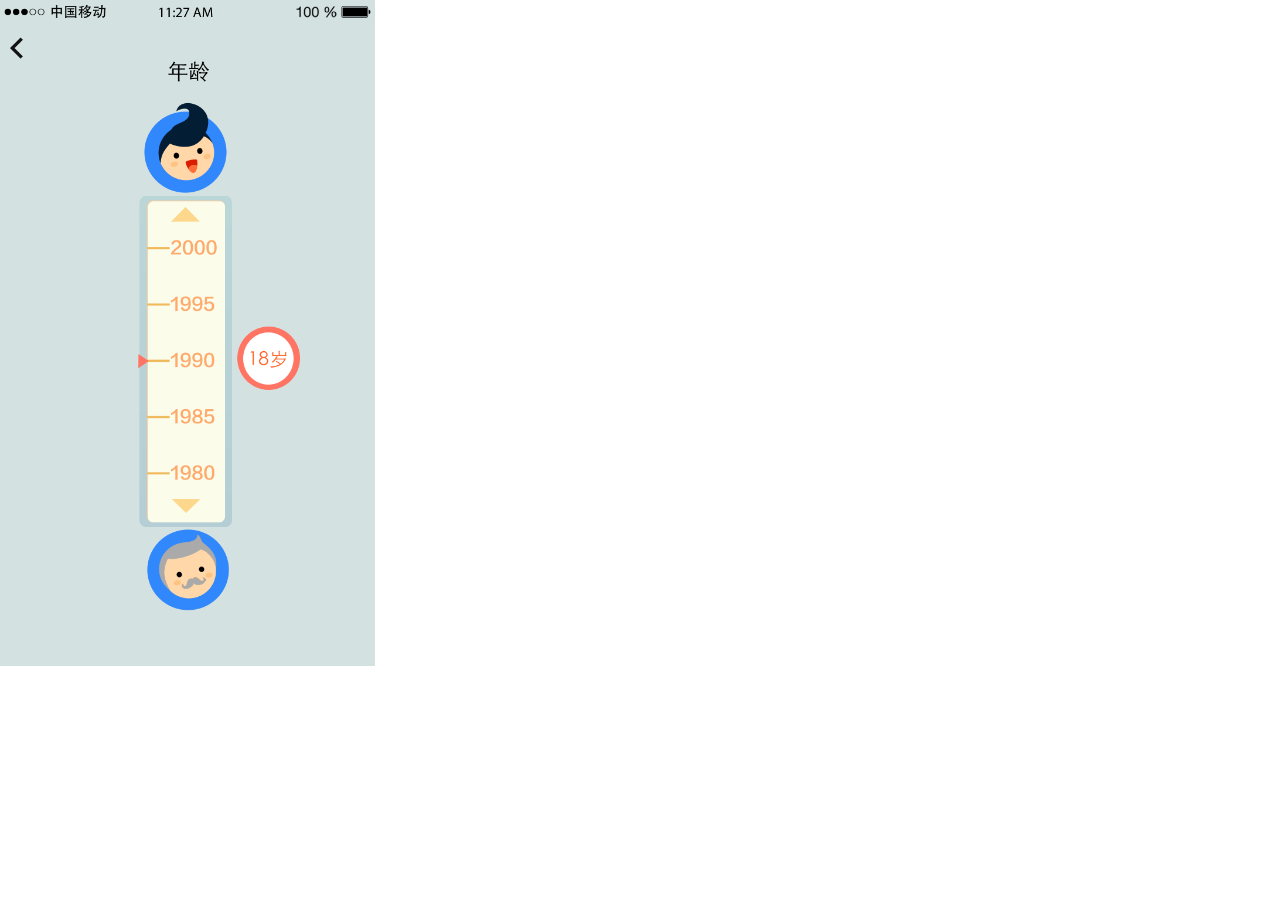
<file: index.html>
﻿<!DOCTYPE html>
<html>
  <head>
    <title>index</title>
    <meta http-equiv="X-UA-Compatible" content="IE=edge"/>
    <meta http-equiv="content-type" content="text/html; charset=utf-8"/>
    <meta name="viewport" content="width=device-width, height=device-height, initial-scale=1.0, maximum-scale=1.0"/>
    <meta name="apple-mobile-web-app-capable" content="yes"/>
    <meta name="apple-mobile-web-app-status-bar-style" content="black"/>
    <link href="data/apple-touch-icon.png" rel="apple-touch-icon"/>
    <link href="resources/css/jquery-ui-themes.css" type="text/css" rel="stylesheet"/>
    <link href="resources/css/axure_rp_page.css" type="text/css" rel="stylesheet"/>
    <link href="data/styles.css" type="text/css" rel="stylesheet"/>
    <link href="files/index/styles.css" type="text/css" rel="stylesheet"/>
    <script src="resources/scripts/jquery-1.7.1.min.js"></script>
    <script src="resources/scripts/jquery-ui-1.8.10.custom.min.js"></script>
    <script src="resources/scripts/axure/axQuery.js"></script>
    <script src="resources/scripts/axure/globals.js"></script>
    <script src="resources/scripts/axutils.js"></script>
    <script src="resources/scripts/axure/annotation.js"></script>
    <script src="resources/scripts/axure/axQuery.std.js"></script>
    <script src="resources/scripts/axure/doc.js"></script>
    <script src="data/document.js"></script>
    <script src="resources/scripts/messagecenter.js"></script>
    <script src="resources/scripts/axure/events.js"></script>
    <script src="resources/scripts/axure/recording.js"></script>
    <script src="resources/scripts/axure/action.js"></script>
    <script src="resources/scripts/axure/expr.js"></script>
    <script src="resources/scripts/axure/geometry.js"></script>
    <script src="resources/scripts/axure/flyout.js"></script>
    <script src="resources/scripts/axure/ie.js"></script>
    <script src="resources/scripts/axure/model.js"></script>
    <script src="resources/scripts/axure/repeater.js"></script>
    <script src="resources/scripts/axure/sto.js"></script>
    <script src="resources/scripts/axure/utils.temp.js"></script>
    <script src="resources/scripts/axure/variables.js"></script>
    <script src="resources/scripts/axure/drag.js"></script>
    <script src="resources/scripts/axure/move.js"></script>
    <script src="resources/scripts/axure/visibility.js"></script>
    <script src="resources/scripts/axure/style.js"></script>
    <script src="resources/scripts/axure/adaptive.js"></script>
    <script src="resources/scripts/axure/tree.js"></script>
    <script src="resources/scripts/axure/init.temp.js"></script>
    <script src="files/index/data.js"></script>
    <script src="resources/scripts/axure/legacy.js"></script>
    <script src="resources/scripts/axure/viewer.js"></script>
    <script src="resources/scripts/axure/math.js"></script>
    <script type="text/javascript">
      $axure.utils.getTransparentGifPath = function() { return 'resources/images/transparent.gif'; };
      $axure.utils.getOtherPath = function() { return 'resources/Other.html'; };
      $axure.utils.getReloadPath = function() { return 'resources/reload.html'; };
    </script>
  </head>
  <body>
    <div id="base" class="">

      <!-- bg (动态面板) -->
      <div id="u10" class="ax_default" data-label="bg">
        <div id="u10_state0" class="panel_state" data-label="State1">
          <div id="u10_state0_content" class="panel_state_content">

            <!-- 首页 (图片) -->
            <div id="u11" class="ax_default image" data-label="首页">
              <img id="u11_img" class="img " src="images/page1/首页_u1.png"/>
              <!-- Unnamed () -->
              <div id="u12" class="text" style="display: none; visibility: hidden">
                <p><span></span></p>
              </div>
            </div>
          </div>
        </div>
      </div>

      <!-- 侧边栏 (动态面板) -->
      <div id="u13" class="ax_default" data-label="侧边栏">
        <div id="u13_state0" class="panel_state" data-label="State1">
          <div id="u13_state0_content" class="panel_state_content">

            <!-- Unnamed (矩形) -->
            <div id="u14" class="ax_default box_3 ax_default_hidden" style="display: none; visibility: hidden">
              <div id="u14_div" class=""></div>
              <!-- Unnamed () -->
              <div id="u15" class="text" style="display: none; visibility: hidden">
                <p><span></span></p>
              </div>
            </div>
          </div>
        </div>
        <div id="u13_state1" class="panel_state" data-label="State2" style="display: none; visibility: hidden;">
          <div id="u13_state1_content" class="panel_state_content">

            <!-- 汉堡 (矩形) -->
            <div id="u16" class="ax_default box_3" data-label="汉堡">
              <div id="u16_div" class=""></div>
              <!-- Unnamed () -->
              <div id="u17" class="text" style="display: none; visibility: hidden">
                <p><span></span></p>
              </div>
            </div>

            <!-- Unnamed (矩形) -->
            <div id="u18" class="ax_default button">
              <div id="u18_div" class=""></div>
              <!-- Unnamed () -->
              <div id="u19" class="text" style="visibility: visible;">
                <p><span>返回</span></p>
              </div>
            </div>
          </div>
        </div>
      </div>

      <!-- Unnamed (热区) -->
      <div id="u20" class="ax_default">
      </div>
    </div>
  </body>
</html>
</file>
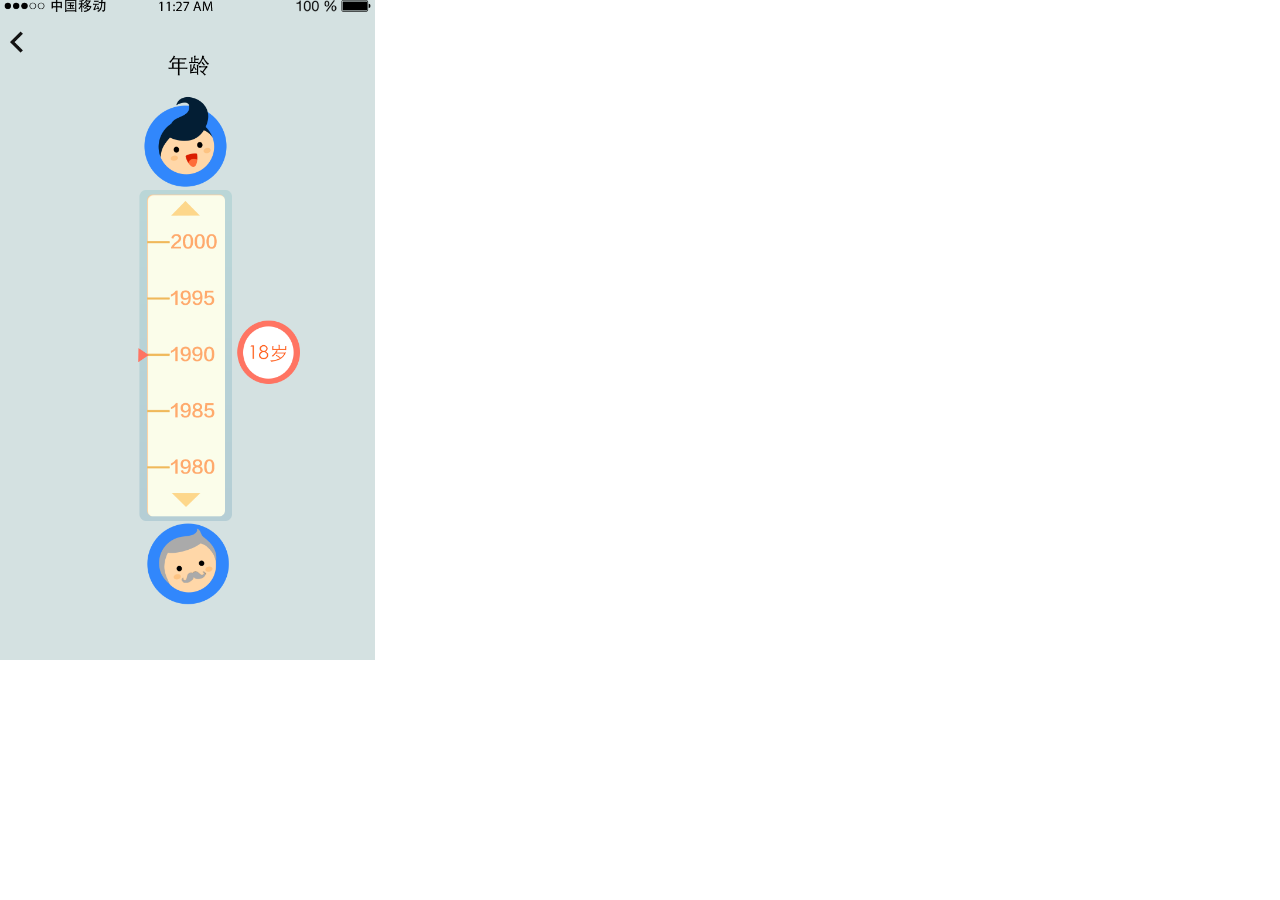
<file: page1.html>
﻿<!DOCTYPE html>
<html>
  <head>
    <title>page1</title>
    <meta http-equiv="X-UA-Compatible" content="IE=edge"/>
    <meta http-equiv="content-type" content="text/html; charset=utf-8"/>
    <meta name="viewport" content="width=device-width, height=device-height, initial-scale=1.0, maximum-scale=1.0"/>
    <meta name="apple-mobile-web-app-capable" content="yes"/>
    <meta name="apple-mobile-web-app-status-bar-style" content="black"/>
    <link href="data/apple-touch-icon.png" rel="apple-touch-icon"/>
    <link href="resources/css/jquery-ui-themes.css" type="text/css" rel="stylesheet"/>
    <link href="resources/css/axure_rp_page.css" type="text/css" rel="stylesheet"/>
    <link href="data/styles.css" type="text/css" rel="stylesheet"/>
    <link href="files/page1/styles.css" type="text/css" rel="stylesheet"/>
    <script src="resources/scripts/jquery-1.7.1.min.js"></script>
    <script src="resources/scripts/jquery-ui-1.8.10.custom.min.js"></script>
    <script src="resources/scripts/axure/axQuery.js"></script>
    <script src="resources/scripts/axure/globals.js"></script>
    <script src="resources/scripts/axutils.js"></script>
    <script src="resources/scripts/axure/annotation.js"></script>
    <script src="resources/scripts/axure/axQuery.std.js"></script>
    <script src="resources/scripts/axure/doc.js"></script>
    <script src="data/document.js"></script>
    <script src="resources/scripts/messagecenter.js"></script>
    <script src="resources/scripts/axure/events.js"></script>
    <script src="resources/scripts/axure/recording.js"></script>
    <script src="resources/scripts/axure/action.js"></script>
    <script src="resources/scripts/axure/expr.js"></script>
    <script src="resources/scripts/axure/geometry.js"></script>
    <script src="resources/scripts/axure/flyout.js"></script>
    <script src="resources/scripts/axure/ie.js"></script>
    <script src="resources/scripts/axure/model.js"></script>
    <script src="resources/scripts/axure/repeater.js"></script>
    <script src="resources/scripts/axure/sto.js"></script>
    <script src="resources/scripts/axure/utils.temp.js"></script>
    <script src="resources/scripts/axure/variables.js"></script>
    <script src="resources/scripts/axure/drag.js"></script>
    <script src="resources/scripts/axure/move.js"></script>
    <script src="resources/scripts/axure/visibility.js"></script>
    <script src="resources/scripts/axure/style.js"></script>
    <script src="resources/scripts/axure/adaptive.js"></script>
    <script src="resources/scripts/axure/tree.js"></script>
    <script src="resources/scripts/axure/init.temp.js"></script>
    <script src="files/page1/data.js"></script>
    <script src="resources/scripts/axure/legacy.js"></script>
    <script src="resources/scripts/axure/viewer.js"></script>
    <script src="resources/scripts/axure/math.js"></script>
    <script type="text/javascript">
      $axure.utils.getTransparentGifPath = function() { return 'resources/images/transparent.gif'; };
      $axure.utils.getOtherPath = function() { return 'resources/Other.html'; };
      $axure.utils.getReloadPath = function() { return 'resources/reload.html'; };
    </script>
  </head>
  <body>
    <div id="base" class="">

      <!-- 侧边栏2 (动态面板) -->
      <div id="u0" class="ax_default" data-label="侧边栏2">
        <div id="u0_state0" class="panel_state" data-label="State1">
          <div id="u0_state0_content" class="panel_state_content">

            <!-- 首页 (图片) -->
            <div id="u1" class="ax_default image" data-label="首页">
              <img id="u1_img" class="img " src="images/page1/首页_u1.png"/>
              <!-- Unnamed () -->
              <div id="u2" class="text" style="display: none; visibility: hidden">
                <p><span></span></p>
              </div>
            </div>
          </div>
        </div>
        <div id="u0_state1" class="panel_state" data-label="State2" style="display: none; visibility: hidden;">
          <div id="u0_state1_content" class="panel_state_content">

            <!-- bg (动态面板) -->
            <div id="u3" class="ax_default" data-label="bg">
              <div id="u3_state0" class="panel_state" data-label="State1">
                <div id="u3_state0_content" class="panel_state_content">

                  <!-- 首页 (图片) -->
                  <div id="u4" class="ax_default image" data-label="首页">
                    <img id="u4_img" class="img " src="images/page1/首页_u1.png"/>
                    <!-- Unnamed () -->
                    <div id="u5" class="text" style="display: none; visibility: hidden">
                      <p><span></span></p>
                    </div>
                  </div>
                </div>
              </div>
            </div>

            <!-- Unnamed (矩形) -->
            <div id="u6" class="ax_default box_3">
              <div id="u6_div" class=""></div>
              <!-- Unnamed () -->
              <div id="u7" class="text" style="display: none; visibility: hidden">
                <p><span></span></p>
              </div>
            </div>

            <!-- Unnamed (热区) -->
            <div id="u8" class="ax_default">
            </div>
          </div>
        </div>
      </div>

      <!-- Unnamed (热区) -->
      <div id="u9" class="ax_default">
      </div>
    </div>
  </body>
</html>
</file>
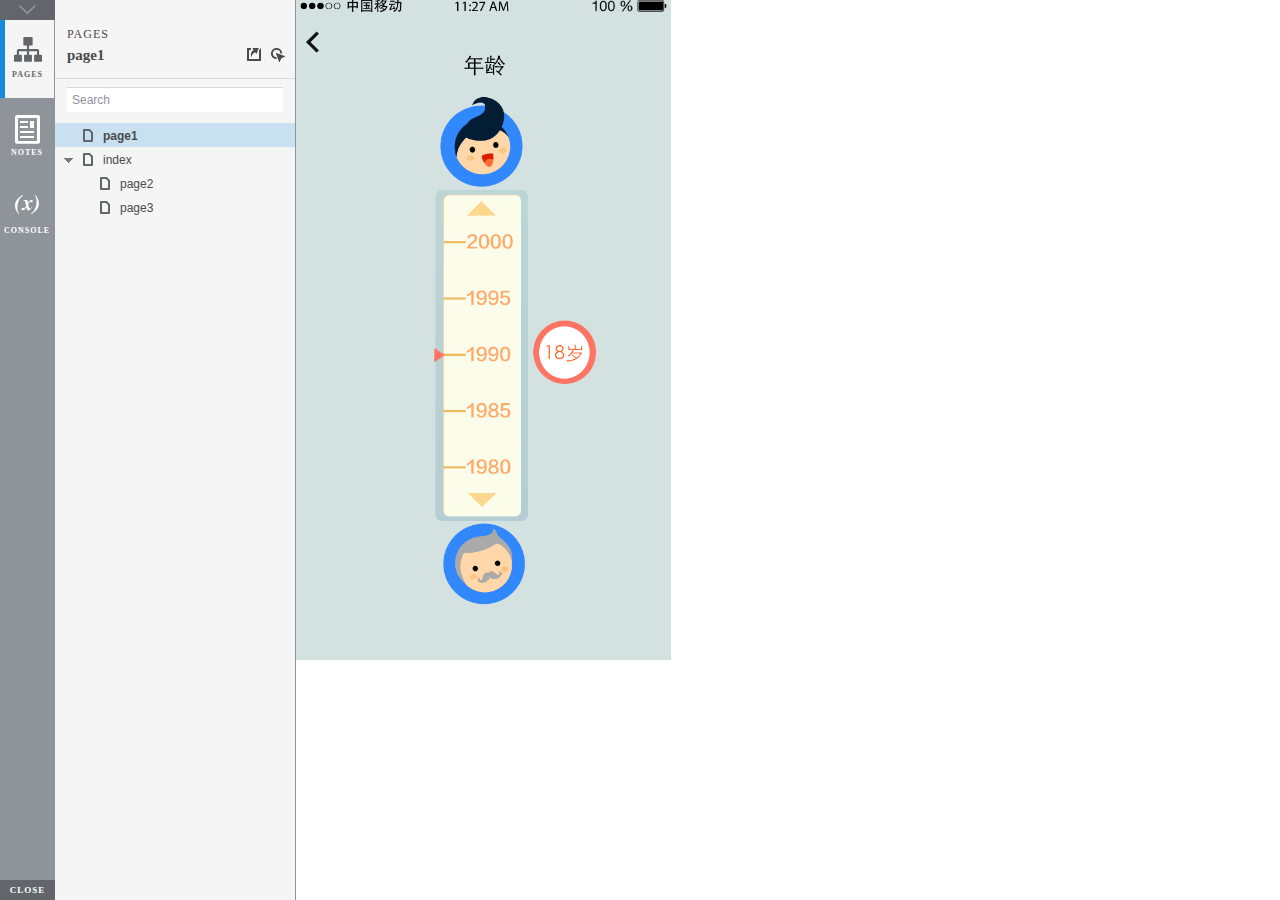
<file: start.html>
﻿<!DOCTYPE html>
<html xmlns="http://www.w3.org/1999/xhtml" xml:lang="en" lang="en">
<head>
    <title>Untitled Document</title>
    <meta http-equiv="X-UA-Compatible" content="IE=edge"/>
    <meta http-equiv="content-type" content="text/html; charset=utf-8" />
    <meta name="viewport" content="width=device-width, initial-scale=1.0" />
    <meta name="apple-mobile-web-app-capable" content="yes" />
    <link type="text/css" href="resources/css/reset.css" rel="Stylesheet" />
    <link type="text/css" href="resources/css/default.css" rel="Stylesheet" />
    <!--<link href='https://fonts.googleapis.com/css?family=Nunito:300' rel='stylesheet' type='text/css'>-->

    <script type="text/javascript">
        if (location.href.toString().indexOf('file://localhost/') == 0) {
            location.href = location.href.toString().replace('file://localhost/', 'file:///');
        }
    </script>

    <script type="text/javascript" src="resources/scripts/jquery-1.7.1.min.js"></script>
    <script type="text/javascript" src="resources/scripts/player/splitter.js"></script>
    <script type="text/javascript" src="resources/scripts/axutils.js"></script>
    <script type="text/javascript" src="resources/scripts/player/axplayer.js"></script>
    <script type="text/javascript" src="resources/scripts/messagecenter.js"></script>
    <script type="text/javascript" src="data/document.js"></script>
    <style type="text/css">

#outerContainer {
	width:1000px;
	height:1500px;
}

.vsplitbar {
    width: 3px;
    /*background: #B9B9B9;*/
    border-right: 1px solid #8f949a;
}

.vsplitbar:hover, .vsplitbar.active {
    background: #8f949a;
}

#rightPanel {
    background-color: White;
}

/*#leftPanel {
    min-width: 120px;
}*/

.splitterMask {
   position:absolute;
   top: 0;
   left: 0;
   width: 100%;
   height: 100%;
   overflow: hidden;
   background-image: url(resources/images/transparent.gif);
   z-index: 20000;
}

    </style>
    <script type="text/javascript" language="JavaScript"><!--
        var SITEMAP_COLLAPSE_VAR_NAME = 'c';
        var PLUGIN_VAR_NAME = 'g';
        var FOOTNOTES_VAR_NAME = 'fn';
        var ADAPTIVE_VIEW_VAR_NAME = 'view';
        var lastLeftPanelWidth = 295;
        var toolBarOnly = true;

        // isolate scope
        (function() {
            setUpController();
            
            var configuration = $axure.document.configuration;
            var _settings = {};
            _settings.projectId = configuration.prototypeId;
            _settings.isAxshare = configuration.isAxshare;
            _settings.loadFeedbackPlugin = configuration.loadFeedbackPlugin;
            var cHash = getHashStringVar(SITEMAP_COLLAPSE_VAR_NAME);
            _settings.startCollapsed = cHash == "1";
            if(cHash == "2") closePlayer();
            var gHash = getHashStringVar(PLUGIN_VAR_NAME);
            if(gHash == "") gHash = 1;
            _settings.startPluginGid = gHash;

            $axure.player.settings = _settings;

            $(window).bind('load', function() {
                if(CHROME_5_LOCAL && !$('body').attr('pluginDetected')) {
                    window.location = 'resources/chrome/chrome.html';
                }
            });

            $(document).ready(function() {
                $axure.page.bind('load.start', mainFrame_onload);
                $axure.messageCenter.addMessageListener(messageCenter_message);

                $(document).on('pluginShown', function (event, data) {
                    setVarInCurrentUrlHash('g', data ? data : '');
                });

                $(document).on('pluginCreated', function(event, data) {
                    if($axure.player.settings.startPluginGid == data) {
                        $axure.player.showPlugin(data);
                    }
                });

                if($axure.player.settings.loadFeedbackPlugin) {
                    if($axure.player.settings.isAxshare) {
                        $axure.utils.loadJS('/Scripts/plugins/feedback/feedback8.js');
                    } else {
                        $axure.utils.loadJS('http://share.axure.com/Scripts/plugins/feedback/feedback8.js');
                    }
                }

                if(navigator.userAgent.indexOf("MSIE") >= 0) $('#outerContainer').width('100%');
                initialize();
                if($axure.player.settings.startCollapsed) $('#outerContainer').splitter({ sizeLeft: 0 });
                else $('#outerContainer').splitter({ sizeLeft: lastLeftPanelWidth });
                $('#leftPanel').width(lastLeftPanelWidth);
                
                $(window).resize(function() { resizeContent(); });

                $('#maximizePanelContainer').hide();

                initializeLogo();

                $(window).resize();
                resizeContent();
                
                $axure.player.collapseToBar();

                if($axure.player.settings.startCollapsed) {
                    collapse();
                    $('#leftPanel').width(0);
                }

                if(MOBILE_DEVICE) {
                    $('#interfaceControlFrameMinimizeContainer').height('45px');
                    $('#interfaceControlFrameMinimizeContainer a').height('45px');
                    $('#interfaceControlFrameHeaderContainer').css('margin-top','45px');
                    $('#interfaceControlFrameCloseContainer a').css('padding','10px 0px');
                    $('#maximizePanelContainer').height('45px');//.css('top','inherit').css('bottom','0px');

                    $('body').removeClass('hashover');

                    if(IOS) {
                        $('#rightPanel').css('overflow', 'auto').css('-webkit-overflow-scrolling', 'touch').css('-ms-overflow-x', 'hidden');

                        window.addEventListener("orientationchange", function() {
                            var viewport = document.querySelector("meta[name=viewport]");
                            //so iOS doesn't zoom when switching back to portrait
                            viewport.setAttribute('content', 'width=device-width, initial-scale=1.0, maximum-scale=1.0');
                            viewport.setAttribute('content', 'width=device-width, initial-scale=1.0');
                            resizeContent();
                        }, false);

                        $axure.page.bind('load.start', function() {
                            resizeContent();
                        });
                    }
                }

            });

            function initialize() {
                var legacyQString = getQueryString("Page");
                if (legacyQString.length > 0) {
                    location.href = location.href.substring(0, location.href.indexOf("?")) + "#p=" + legacyQString;
                    return;
                }

                var mainFrame = document.getElementById("mainFrame");
                mainFrame.contentWindow.location.href = getInitialUrl();
            }

            function initializeLogo() {
                if($axure.document.configuration.logoImagePath) {
                    var image = new Image();
                    image.onload = function() {
                        $('#logoImage').css('max-width', this.width + 'px');
                        $axure.player.resizeContent();
                    };
                    image.src = $axure.document.configuration.logoImagePath;
                
                    $('#interfaceControlFrameLogoImageContainer').html('<img id="logoImage" src="" />');
                    $('#logoImage').attr('src', $axure.document.configuration.logoImagePath).load(function() { resizeContent(); });
                } else $('#interfaceControlFrameLogoImageContainer').hide();

                if ($axure.document.configuration.logoImageCaption) {
                    $('#interfaceControlFrameLogoCaptionContainer').html($axure.document.configuration.logoImageCaption);
                } else $('#interfaceControlFrameLogoCaptionContainer').hide();

                if(!$('#interfaceControlFrameLogoImageContainer').is(':visible') && !$('#interfaceControlFrameLogoCaptionContainer').is(':visible')) {
                    $('#interfaceControlFrameLogoContainer').hide();
                }
            }

            var resizeContent = $axure.player.resizeContent = function() {
                var newHeight = $(window).height();
                var newWidth = $(window).width();

                var controlContainerHeight = newHeight;// - 30;
                if($('#interfaceControlFrameLogoContainer').is(':visible')) controlContainerHeight -= $('#interfaceControlFrameLogoContainer').outerHeight();// + 16;

                $('#outerContainer').height(newHeight).width(newWidth);
                $('.vsplitbar').height(newHeight);
                $('#leftPanel').height(newHeight);
                $('#interfaceControlFrame').height(newHeight);
                $('#interfaceControlFrameContainer').height(newHeight);
                $('#interfaceControlFrameHostContainer').height(controlContainerHeight);

                $('#rightPanel').height(newHeight);
                $('#mainFrame').height(newHeight);

                if($('#leftPanel').is(':visible')) $('#rightPanel').width($(window).width() - $('#leftPanel').width() - 1);// $('.vsplitbar').width());
                else $('#rightPanel').width($(window).width());

                $(document).trigger('ContainerHeightChange',[controlContainerHeight]);

                if(MOBILE_DEVICE) {
                    if(!(getHashStringVar(ADAPTIVE_VIEW_VAR_NAME).length > 0)) $axure.messageCenter.postMessage('setAdaptiveViewForSize', {'width':newWidth, 'height':$('#rightPanel').height()});
                }
            }

            var collapseToBar = $axure.player.collapseToBar = function() {
                lastLeftPanelWidth = $('#leftPanel').width();
                $('#leftPanel').width('55px');
                $('.vsplitbar').hide();
                $('#rightPanel').width($(window).width() - $('#leftPanel').width());
                $(window).resize();
                $('#outerContainer').trigger('resize');
                toolBarOnly = true;
            }

            var expandFromBar = $axure.player.expandFromBar = function() {
                if($('.vsplitbar').is(':visible')) return;

                $('#leftPanel').width(lastLeftPanelWidth);
                $('.vsplitbar').show();
                $('#rightPanel').width($(window).width() - $('#leftPanel').width() - 1);// $('.vsplitbar').width());
                $(window).resize();
                $('#outerContainer').trigger('resize');
                toolBarOnly = false;
            }

        })();

        function messageCenter_message(message, data) {
            if(message == 'expandFrame') expand();
            else if(message == 'getCollapseFrameOnLoad' && $axure.player.settings.startCollapsed && !MOBILE_DEVICE) $axure.messageCenter.postMessage('collapseFrameOnLoad');
        }

        
        function getInitialUrl() {
            var pageName = getHashStringVar("p");
            if(pageName.length > 0) return pageName + ".html";
            else {
                var url = getFirstPageUrl($axure.document.sitemap.rootNodes);
                return (url ? url : "about:blank");
            }
        }

        function getFirstPageUrl(nodes) {
            for (var i = 0; i < nodes.length; i++) {
                var node = nodes[i];
                if (node.url) return node.url;
                else {
                    var hasChildren = (node.children && node.children.length > 0);
                    if (hasChildren) {
                        var url = getFirstPageUrl(node.children);
                        if (url) return url;
                    }
                }
            }
            return null;
        }

        function closePlayer() {
            if($axure.page.location) window.location.href = $axure.page.location;
            else {
                var pageFile = getInitialUrl();
                var currentLocation = window.location.toString();
                window.location.href = currentLocation.substr(0, currentLocation.lastIndexOf("/") + 1) + pageFile;
            }
        }

        function replaceHash(newHash) {
            var currentLocWithoutHash = window.location.toString().split('#')[0];

            //We use replace so that every hash change doesn't get appended to the history stack.
            //We use replaceState in browsers that support it, else replace the location
            if(typeof window.history.replaceState != 'undefined') {
                try {
                    //Chrome 45 (Version 45.0.2454.85 m) started throwing an error here when generated locally (this only happens with sitemap open) which broke all interactions.
                    //try catch breaks the url adjusting nicely when the sitemap is open, but all interactions and forward and back buttons work.
                    //Uncaught SecurityError: Failed to execute 'replaceState' on 'History': A history state object with URL 'file:///C:/Users/Ian/Documents/Axure/HTML/Untitled/start.html#p=home' cannot be created in a document with origin 'null'.
                    window.history.replaceState(null, null, currentLocWithoutHash + newHash);
                } catch(ex) {}
            } else {
                window.location.replace(currentLocWithoutHash + newHash);
            }
        }

        function collapse() {
            setVarInCurrentUrlHash('c', 1);
            if(!toolBarOnly) lastLeftPanelWidth = $('#leftPanel').width();

            $('#maximizePanelContainer').show();
            $('#leftPanel').hide();
            $('.vsplitbar').hide();
            $('#rightPanel').width($(window).width());
            $(window).resize();
            $('#outerContainer').trigger('resize');

            $(document).trigger('sidebarCollapse');

            if(MOBILE_DEVICE) {
                $('#maximizePanelContainer').animate({
                    top:$('#rightPanel').height() - $('#maximizePanelContainer').height()
                }, 300, 'swing', function() {
                    $('#maximizePanelContainer').css('top', 'inherit').css('bottom', '0px');
                });
            }
        }

        function expand() {
            if(MOBILE_DEVICE) {
                $('#maximizePanelContainer').css('top', '0px').css('bottom', 'inherit');
            }

            deleteVarFromCurrentUrlHash('c');
            $('#maximizePanelContainer').hide();
            $('#leftPanel').width(lastLeftPanelWidth);
            $('#leftPanel').show();
            if(!toolBarOnly) {
                $('.vsplitbar').show();
                $('#rightPanel').width($(window).width() - $('#leftPanel').width() - 1);
            } else {
                $axure.player.collapseToBar();
            }
            $(window).resize();
            $('#outerContainer').trigger('resize');

            $(document).trigger('sidebarExpanded');
        }


        function mainFrame_onload() {
            if($axure.page.pageName) document.title = $axure.page.pageName;
        }

        function getQueryString(query) {
            var qstring = self.location.href.split("?");
            if(qstring.length < 2) return "";
            return GetParameter(qstring, query);
        }
        
        function GetParameter(qstring, query) {
            var prms = qstring[1].split("&");
            var frmelements = new Array();
            var currprmeter, querystr = "";

            for(var i = 0; i < prms.length; i++) {
                currprmeter = prms[i].split("=");
                frmelements[i] = new Array();
                frmelements[i][0] = currprmeter[0];
                frmelements[i][1] = currprmeter[1];
            }

            for(j = 0; j < frmelements.length; j++) {
                if(frmelements[j][0].toLowerCase() == query.toLowerCase()) {
                    querystr = frmelements[j][1];
                    break;
                }
            }
            return querystr;
        }
        
        function getHashStringVar(query) {
            var qstring = self.location.href.split("#");
            if(qstring.length < 2) return "";
            return GetParameter(qstring, query);
        }

        function setHashStringVar(currentHash, varName, varVal) {
            var varWithEqual = varName + '=';
            var poundVarWithEqual = varVal === '' ? '' :  '#' + varName + '=' + varVal;
            var ampVarWithEqual = varVal === '' ? '' :  '&' + varName + '=' + varVal;
            var hashToSet = '';

            var pageIndex = currentHash.indexOf('#' + varWithEqual);
            if(pageIndex == -1) pageIndex = currentHash.indexOf('&' + varWithEqual);
            if(pageIndex != -1) {
                var newHash = currentHash.substring(0, pageIndex);

                newHash = newHash == '' ? poundVarWithEqual : newHash + ampVarWithEqual;

                var ampIndex = currentHash.indexOf('&', pageIndex + 1);
                if(ampIndex != -1) {
                    newHash = newHash == '' ? '#' + currentHash.substring(ampIndex + 1) : newHash + currentHash.substring(ampIndex);
                }
                hashToSet = newHash;
            } else if(currentHash.indexOf('#') != -1) {
                hashToSet = currentHash + ampVarWithEqual;
            } else {
                hashToSet = poundVarWithEqual;
            }

            if(hashToSet != '' || varVal == '') {
                return hashToSet;
            }

            return null;
        }

        function setVarInCurrentUrlHash(varName, varVal) {
            var newHash = setHashStringVar(window.location.hash, varName, varVal);

            if(newHash != null) {
                replaceHash(newHash);
            }
        }

        function deleteHashStringVar(currentHash, varName) {
            var varWithEqual = varName + '=';

            var pageIndex = currentHash.indexOf('#' + varWithEqual);
            if(pageIndex == -1) pageIndex = currentHash.indexOf('&' + varWithEqual);
            if(pageIndex != -1) {
                var newHash = currentHash.substring(0, pageIndex);

                var ampIndex = currentHash.indexOf('&', pageIndex + 1);

                //IF begin of string....if none blank, ELSE # instead of & and rest
                //IF in string....prefix + if none blank, ELSE &-rest
                if(newHash == '') { //beginning of string
                    newHash = ampIndex != -1 ? '#' + currentHash.substring(ampIndex + 1) : '';
                } else { //somewhere in the middle
                    newHash = newHash + (ampIndex != -1 ? currentHash.substring(ampIndex) : '');
                }

                return newHash;
            }

            return null;
        }

        function deleteVarFromCurrentUrlHash(varName) {
            var newHash = deleteHashStringVar(window.location.hash, varName);

            if(newHash != null) {
                replaceHash(newHash);
            }
        }
    --></script>

    <link type="text/css" rel="Stylesheet" href="plugins/sitemap/styles/sitemap.css" />
    <script type="text/javascript" src="plugins/sitemap/sitemap.js"></script>
    <link type="text/css" rel="Stylesheet" href="plugins/page_notes/styles/page_notes.css" />
    <script type="text/javascript" src="plugins/page_notes/page_notes.js"></script>
    <!--<link type="text/css" rel="Stylesheet" href="plugins/recordplay/styles/recordplay.css" />
    <script type="text/javascript" src="plugins/recordplay/recordplay.js"></script>-->
    <link type="text/css" rel="Stylesheet" href="plugins/debug/styles/debug.css" />
    <script type="text/javascript" src="plugins/debug/debug.js"></script>

</head>
<body scroll="no" class="hashover">
    <div id="outerContainer">

        <div id="leftPanel">
            <div id="interfaceControlFrame">
                <div id="interfaceControlFrameMinimizeContainer">
                    <a title="Collapse" id="interfaceControlFrameMinimizeButton" onclick="collapse();">&nbsp;</a>
                </div>
                <div id="interfaceControlFrameHeaderContainer">
                    <ul id="interfaceControlFrameHeader"></ul>
                </div>
                <div id="interfaceControlFrameContainer">
                    <div id="interfaceControlFrameLogoContainer">
                        <div id="interfaceControlFrameLogoImageContainer"></div>
                        <div id="interfaceControlFrameLogoCaptionContainer"></div>
                    </div>
                    <div id="interfaceControlFrameHostContainer">
                    </div>
                </div>
                <div id="interfaceControlFrameCloseContainer">
                    <a title="Close" id="interfaceControlFrameCloseButton" onclick="closePlayer();">CLOSE</a>
                </div>
            </div>
        </div>
        <div id="rightPanel">
            <iframe id="mainFrame" name="mainFrame" width="100%" height="100%" src="" frameborder="0" style="display: block;" webkitallowfullscreen mozallowfullscreen allowfullscreen></iframe>
        </div>

    </div>

    <div id="maximizePanelContainer">
        <iframe id="expandFrame" src="resources/expand.html" width="100%" height="100%" scrolling="no" allowtransparency="true" frameborder="0"></iframe>
    </div>

</body>
</html>
</file>
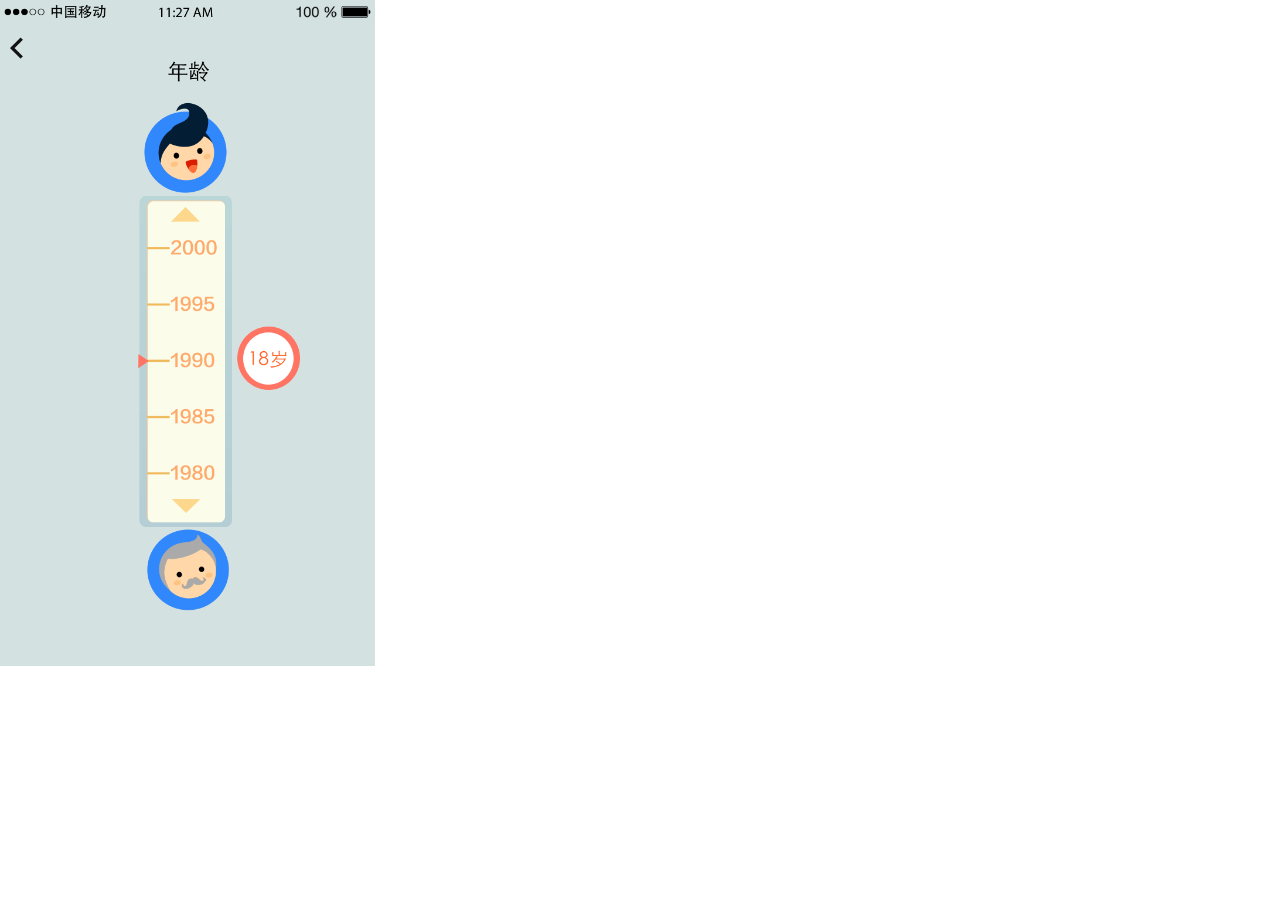
<file: resources/reload.html>
﻿<html>
	<head>
		<title></title>
	</head>
	<body>
	
	<script language="javascript">
	function getUrl() {
      var query = window.location.hash.substring(1);
      var vars = query.split("&&&");
      for (var i=0;i<vars.length;i++) {
        var url = vars[i];
        return decodeURI(url).replace("html%23","html#");
      } 
    }

    var rel = '../';
    var url = getUrl();
    if (url.indexOf(":") > 0 && url.indexOf(":") < 10) rel = '';
	self.location.href = rel + url;
	</script>
	
	</body>
</html>
</file>
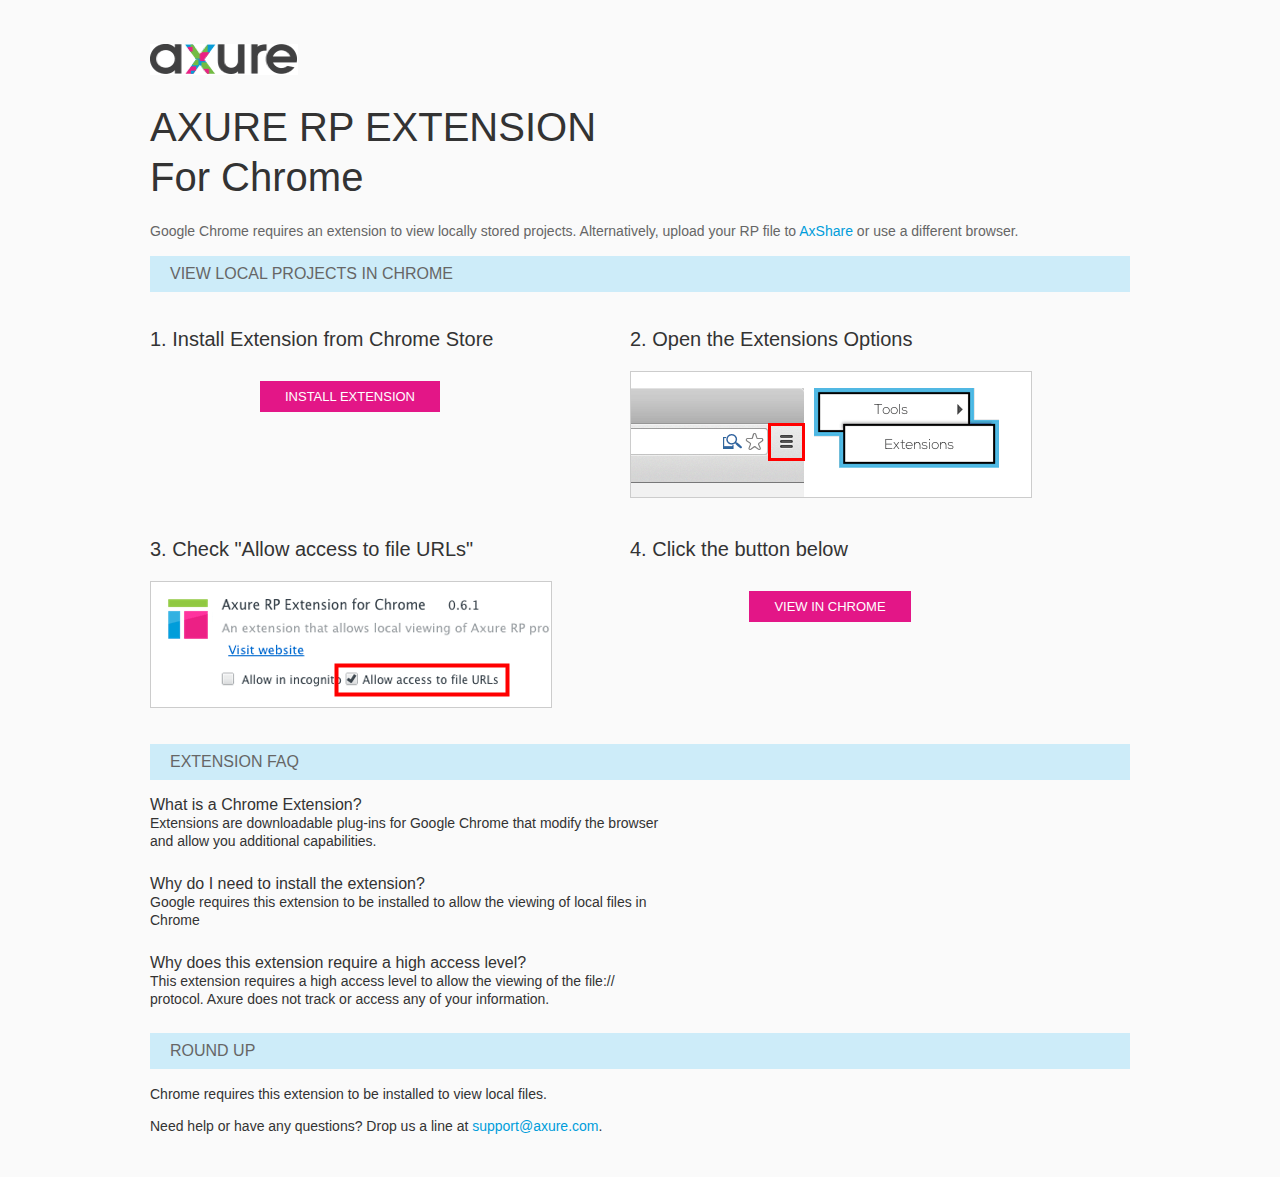
<file: resources/chrome/chrome.html>
<html>
<head>
    <title>Install the Axure RP Chrome Extension</title>
    <style type="text/css">
        *
        {
            font-family: Helvetica, Arial, sans-serif;
        }
        body
        {
            text-align: center;
            background-color: #fafafa;
        }
        p
        {
            font-size: 14px;
            line-height: 18px;
            color: #333333;
        }
        div.container
        {
            width: 980px;
            margin-left: auto;
            margin-right: auto;
            text-align: left;
        }
        a
        {
            text-decoration: none;
            color: #009dda;
        }
        .button
        {
            background: #E31687;
            font: normal 16px Arial, sans-serif;
            color: #FFFFFF;
            padding: 8px 25px 8px 25px;
            border: 0;
            display: inline-block;
            margin-top: 10px;
            text-transform: uppercase;
            font-size: 13px;
        }
        a:hover.button
        {
            opacity: .8;
        }
        div.left
        {
            width: 400px;
            float: left;
            margin-right: 80px;
        }
        div.right
        {
            width: 400px;
            float: left;
        }
        div.buttonContainer
        {
            text-align: center;
        }
        h1
        {
            font-size: 40px;
            color: #333333;
            line-height: 50px;
            margin-bottom: 20px;
            font-weight: normal;
        }
        h2
        {
            font-size: 38px;
            font-weight: normal;
            color: #08639C;
            text-align: center;
        }
        h3
        {
            font-size: 20px;
            color: #333333;
            font-weight: normal;
        }
        .heading
        {
            background-color: #cdecf9;
            height: 36px;
            line-height: 36px;
            padding-left: 20px;
            font-size: 16px;
            color: #666666;
        }
        span.faq
        {
            font-size: 16px;
            font-weight: normal;
            color: #333333;
            display: block;
        }
    </style>
</head>
<body>
    <div class="container">
        <br />
        <br />
        <img src="axure_logo.gif" alt="axure" />
        <br />
        <h1>
            AXURE RP EXTENSION<br />
            For Chrome</h1>
        <p style="font-size: 14px; color: #666666; margin-top: 10px;">
            Google Chrome requires an extension to view locally stored projects. Alternatively,
            upload your RP file to <a href="https://share.axure.com">AxShare</a> or use a different
            browser.</p>
        <h3 class="heading">
            VIEW LOCAL PROJECTS IN CHROME</h3>
        <div class="left">
            <h3>
                1. Install Extension from Chrome Store</h3>
            <div class="buttonContainer">
                <a class="button" href="https://chrome.google.com/webstore/detail/dogkpdfcklifaemcdfbildhcofnopogp"
                    target="_blank">Install Extension</a>
            </div>
        </div>
        <div class="right">
            <h3>
                2. Open the Extensions Options</h3>
            <img src="extensions_menu.gif" alt="extensions" />
        </div>
        <div style="clear: both; height: 20px;">
            &nbsp;</div>
        <div class="left">
            <h3>
                3. Check "Allow access to file URLs"</h3>
            <img src="allow_access.gif" alt="allow access" />
        </div>
        <div class="right">
            <h3>
                4. Click the button below</h3>
            <div class="buttonContainer">
                <a class="button" href="../../start.html">View in Chrome</a>
            </div>
        </div>
        <div style="clear: both; height: 20px;">
        </div>
        <h3 class="heading">
            EXTENSION FAQ</h3>
        <p>
            <span class="faq">What is a Chrome Extension?</span> Extensions are downloadable
            plug-ins for Google Chrome that modify the browser<br />
            and allow you additional capabilities.
        </p>
        <p style="margin-top: 25px;">
            <span class="faq">Why do I need to install the extension?</span> Google requires
            this extension to be installed to allow the viewing of local files in<br />
            Chrome
        </p>
        <p style="margin-top: 25px; margin-bottom: 25px;">
            <span class="faq">Why does this extension require a high access level?</span> This
            extension requires a high access level to allow the viewing of the file://<br />
            protocol. Axure does not track or access any of your information.
        </p>
        <h3 class="heading">
            ROUND UP</h3>
        <p>
            Chrome requires this extension to be installed to view local files.</p>
        <p>
            Need help or have any questions? Drop us a line at <a href="mailto:support@axure.com">
                support@axure.com</a>.
        </p>
        <div style="clear: both; height: 20px;">
        </div>
    </div>
</body>
</html>
</file>
<file: resources/css/axure_rp_page.css>
﻿/* so the window resize fires within a frame in IE7 */
html, body {
    height: 100%;
}

a {
    color: inherit;
}

p {
    margin: 0px;
    text-rendering: optimizeLegibility;
    font-feature-settings: "kern" 1;
    -webkit-font-feature-settings: "kern";
    -moz-font-feature-settings: "kern";
    -moz-font-feature-settings: "kern=1";
    font-kerning: normal;
}

iframe {
    background: #FFFFFF;
}

/* to match IE with C, FF */
input {
    padding: 1px 0px 1px 0px;
    box-sizing: border-box;
    -moz-box-sizing: border-box;
}

textarea {
    margin: 0px;
    box-sizing: border-box;
    -moz-box-sizing: border-box;
}

div.intcases {
    font-family: arial; 
    font-size: 12px;
    text-align:left; 
    border:1px solid #AAA; 
    background:#FFF none repeat scroll 0% 0%; 
    z-index:9999; 
    visibility:hidden; 
    position:absolute;
    padding: 0px;
    border-radius: 3px;
    white-space: nowrap;
}

div.intcaselink {
    cursor: pointer;
    padding: 3px 8px 3px 8px;
    margin: 5px;
    background:#EEE none repeat scroll 0% 0%; 
    border:1px solid #AAA;
    border-radius: 3px;
}

div.refpageimage {
    position: absolute;
    left: 0px;
    top: 0px;
    font-size: 0px;
    width: 16px;
    height: 16px;
    cursor: pointer;
    background-image: url(images/newwindow.gif);
    background-repeat: no-repeat;
}

div.annnoteimage {
    position: absolute;
    left: 0px;
    top: 0px;
    font-size: 0px;
    /*width: 16px;
    height: 12px;*/
    cursor: help;
    /*background-image: url(images/note.gif);*/
    /*background-repeat: no-repeat;*/
    width: 13px;
    height: 12px;
    padding-top: 1px;
    text-align: center;
    background-color: #138CDD;
    -moz-box-shadow: 1px 1px 3px #aaa;
    -webkit-box-shadow: 1px 1px 3px #aaa;
    box-shadow: 1px 1px 3px #aaa;
}

div.annnoteline {
    display: inline-block;
    width: 9px;
    height: 1px;
    border-bottom: 1px solid white;
    margin-top: 1px;
}

div.annnotelabel {
    position: absolute;
    left: 0px;
    top: 0px;
    font-family: Helvetica,Arial;
    font-size: 10px;
    /*border: 1px solid rgb(166,221,242);*/
    cursor: help;
    /*background:rgb(0,157,217) none repeat scroll 0% 0%;*/ 
    padding: 1px 3px 1px 3px;
    white-space: nowrap;
    color: white;
    
    background-color: #138CDD;
    -moz-box-shadow: 1px 1px 3px #aaa;
    -webkit-box-shadow: 1px 1px 3px #aaa;
    box-shadow: 1px 1px 3px #aaa;
}

.annotation {
    font-size: 12px;
    padding-left: 2px;
    margin-bottom: 5px;
}

.annotationName {
    /*font-size: 13px;
    font-weight: bold;
    margin-bottom: 3px;
    white-space: nowrap;*/

    font-family: 'Trebuchet MS';
    font-size: 14px;
    font-weight: bold;
    margin-bottom: 5px;
    white-space: nowrap;
}

.annotationValue {
    font-family: Arial, Helvetica, Sans-Serif;
    font-size: 12px;
    color: #4a4a4a;
    line-height: 21px;
    margin-bottom: 20px;
}

.noteLink {
    text-decoration: inherit;
    color: inherit;
}

.noteLink:hover {
    background-color: white;
}

/* this is a fix for the issue where dialogs jump around and takes the text-align from the body */
.dialogFix {
    position:absolute;
    text-align:left;
    border: 1px solid #8f949a;
}


@keyframes pulsate {
  from {
    box-shadow: 0 0 10px #15d6ba;
  }
  to {
    box-shadow: 0 0 20px #15d6ba;
  }
}

@-webkit-keyframes pulsate {
  from {
    -webkit-box-shadow: 0 0 10px #15d6ba;
    box-shadow: 0 0 10px #15d6ba;
  }
  to {
    -webkit-box-shadow: 0 0 20px #15d6ba;
    box-shadow: 0 0 20px #15d6ba;
  }
}
 
@-moz-keyframes pulsate {
  from {
    -moz-box-shadow: 0 0 10px #15d6ba;
    box-shadow: 0 0 10px #15d6ba;
  }
  to {
    -moz-box-shadow: 0 0 20px #15d6ba;
    box-shadow: 0 0 20px #15d6ba;
  }
}

.legacyPulsateBorder {
    /*border: 5px solid #15d6ba;
    margin: -5px;*/
    -moz-box-shadow: 0 0 10px 3px #15d6ba;
    box-shadow: 0 0 10px 3px #15d6ba;
}

.pulsateBorder {
  animation-name: pulsate;
  animation-timing-function: ease-in-out;
  animation-duration: 0.9s;
  animation-iteration-count: infinite;
  animation-direction: alternate;
  
  -webkit-animation-name: pulsate;
  -webkit-animation-timing-function: ease-in-out;
  -webkit-animation-duration: 0.9s;
  -webkit-animation-iteration-count: infinite;
  -webkit-animation-direction: alternate;

  -moz-animation-name: pulsate;
  -moz-animation-timing-function: ease-in-out;
  -moz-animation-duration: 0.9s;
  -moz-animation-iteration-count: infinite;
  -moz-animation-direction: alternate;
}

.ax_default_hidden, .ax_default_unplaced{
    display: none;
    visibility: hidden;
}

.widgetNoteSelected {
    -moz-box-shadow: 0 0 10px 3px #138CDD;
    box-shadow: 0 0 10px 3px #138CDD;
    /*-moz-box-shadow: 0 0 20px #3915d6;
    box-shadow: 0 0 20px #3915d6;*/
    /*border: 3px solid #3915d6;*/
    /*margin: -3px;*/
}


.singleImg {
    display: none;
    visibility: hidden;
}
</file>
<file: data/styles.css>
﻿.ax_default {
  font-family:'ArialMT', 'Arial';
  font-weight:400;
  font-style:normal;
  font-size:13px;
  color:#333333;
  text-align:center;
  line-height:normal;
}
.box_1 {
}
.box_2 {
}
.box_3 {
}
.image {
}
.placeholder {
}
.button {
}
.primary_button {
  color:#FFFFFF;
}
._一级标题 {
  font-family:'ArialMT', 'Arial';
  font-weight:bold;
  font-style:normal;
  font-size:32px;
  text-align:left;
}
._二级标题 {
  font-family:'ArialMT', 'Arial';
  font-weight:bold;
  font-style:normal;
  font-size:24px;
  text-align:left;
}
._三级标题 {
  font-family:'ArialMT', 'Arial';
  font-weight:bold;
  font-style:normal;
  font-size:18px;
  text-align:left;
}
._四级标题 {
  font-family:'ArialMT', 'Arial';
  font-weight:bold;
  font-style:normal;
  font-size:14px;
  text-align:left;
}
._五级标题 {
  font-family:'ArialMT', 'Arial';
  font-weight:bold;
  font-style:normal;
  text-align:left;
}
._六级标题 {
  font-family:'ArialMT', 'Arial';
  font-weight:bold;
  font-style:normal;
  font-size:10px;
  text-align:left;
}
._文本段落 {
  text-align:left;
}
._流程形状 {
}
</file>
<file: files/index/styles.css>
﻿body {
  margin:0px;
  background-image:none;
  position:static;
  left:auto;
  width:375px;
  margin-left:0;
  margin-right:0;
  text-align:left;
}
#base {
  position:absolute;
  z-index:0;
}
#u10 {
  position:absolute;
  left:0px;
  top:0px;
}
#u10_state0 {
  position:relative;
  left:0px;
  top:0px;
  background-image:none;
}
#u10_state0_content {
  position:absolute;
  left:0px;
  top:0px;
  width:1px;
  height:1px;
}
#u11_img {
  position:absolute;
  left:0px;
  top:0px;
  width:375px;
  height:666px;
}
#u11 {
  position:absolute;
  left:0px;
  top:0px;
  width:375px;
  height:666px;
}
#u12 {
  position:absolute;
  left:2px;
  top:325px;
  width:371px;
  visibility:hidden;
  word-wrap:break-word;
}
#u13 {
  position:absolute;
  left:0px;
  top:0px;
  width:300px;
  height:666px;
  overflow:hidden;
}
#u13_state0 {
  position:absolute;
  left:0px;
  top:0px;
  width:300px;
  height:666px;
  -ms-overflow-x:hidden;
  overflow-x:hidden;
  -ms-overflow-y:hidden;
  overflow-y:hidden;
  background-image:none;
}
#u13_state0_content {
  position:absolute;
  left:0px;
  top:0px;
  width:1px;
  height:1px;
}
#u14_div {
  position:absolute;
  left:0px;
  top:0px;
  width:300px;
  height:666px;
  background:inherit;
  background-color:rgba(255, 255, 255, 1);
  border:none;
  border-radius:0px;
  -moz-box-shadow:none;
  -webkit-box-shadow:none;
  box-shadow:none;
}
#u14 {
  position:absolute;
  left:0px;
  top:0px;
  width:300px;
  height:666px;
}
#u15 {
  position:absolute;
  left:2px;
  top:325px;
  width:296px;
  visibility:hidden;
  word-wrap:break-word;
}
#u13_state1 {
  position:absolute;
  left:0px;
  top:0px;
  width:300px;
  height:666px;
  visibility:hidden;
  -ms-overflow-x:hidden;
  overflow-x:hidden;
  -ms-overflow-y:hidden;
  overflow-y:hidden;
  background-image:none;
}
#u13_state1_content {
  position:absolute;
  left:0px;
  top:0px;
  width:1px;
  height:1px;
}
#u16_div {
  position:absolute;
  left:0px;
  top:0px;
  width:300px;
  height:666px;
  background:inherit;
  background-color:rgba(16, 53, 88, 1);
  border:none;
  border-radius:0px;
  -moz-box-shadow:none;
  -webkit-box-shadow:none;
  box-shadow:none;
}
#u16 {
  position:absolute;
  left:0px;
  top:0px;
  width:300px;
  height:666px;
}
#u17 {
  position:absolute;
  left:2px;
  top:325px;
  width:296px;
  visibility:hidden;
  word-wrap:break-word;
}
#u18_div {
  position:absolute;
  left:0px;
  top:0px;
  width:51px;
  height:29px;
  background:inherit;
  background-color:rgba(255, 255, 255, 1);
  box-sizing:border-box;
  border-width:1px;
  border-style:solid;
  border-color:rgba(121, 121, 121, 1);
  border-radius:5px;
  -moz-box-shadow:none;
  -webkit-box-shadow:none;
  box-shadow:none;
}
#u18 {
  position:absolute;
  left:238px;
  top:10px;
  width:51px;
  height:29px;
}
#u19 {
  position:absolute;
  left:2px;
  top:6px;
  width:47px;
  word-wrap:break-word;
}
#u20 {
  position:absolute;
  left:10px;
  top:29px;
  width:46px;
  height:30px;
  overflow:hidden;
  background-image:url('../../resources/images/transparent.gif');
}
</file>
<file: files/page1/styles.css>
﻿body {
  margin:0px;
  background-image:none;
  position:static;
  left:auto;
  width:375px;
  margin-left:0;
  margin-right:0;
  text-align:left;
}
#base {
  position:absolute;
  z-index:0;
}
#u0 {
  position:absolute;
  left:0px;
  top:-6px;
  width:375px;
  height:667px;
  overflow:hidden;
}
#u0_state0 {
  position:absolute;
  left:0px;
  top:0px;
  width:375px;
  height:667px;
  -ms-overflow-x:hidden;
  overflow-x:hidden;
  -ms-overflow-y:hidden;
  overflow-y:hidden;
  background-image:none;
}
#u0_state0_content {
  position:absolute;
  left:0px;
  top:0px;
  width:1px;
  height:1px;
}
#u1_img {
  position:absolute;
  left:0px;
  top:0px;
  width:375px;
  height:666px;
}
#u1 {
  position:absolute;
  left:0px;
  top:0px;
  width:375px;
  height:666px;
}
#u2 {
  position:absolute;
  left:2px;
  top:325px;
  width:371px;
  visibility:hidden;
  word-wrap:break-word;
}
#u0_state1 {
  position:absolute;
  left:0px;
  top:0px;
  width:375px;
  height:667px;
  visibility:hidden;
  -ms-overflow-x:hidden;
  overflow-x:hidden;
  -ms-overflow-y:hidden;
  overflow-y:hidden;
  background-image:none;
}
#u0_state1_content {
  position:absolute;
  left:0px;
  top:0px;
  width:1px;
  height:1px;
}
#u3 {
  position:absolute;
  left:243px;
  top:0px;
}
#u3_state0 {
  position:relative;
  left:0px;
  top:0px;
  background-image:none;
}
#u3_state0_content {
  position:absolute;
  left:0px;
  top:0px;
  width:1px;
  height:1px;
}
#u4_img {
  position:absolute;
  left:0px;
  top:0px;
  width:375px;
  height:666px;
}
#u4 {
  position:absolute;
  left:0px;
  top:0px;
  width:375px;
  height:666px;
}
#u5 {
  position:absolute;
  left:2px;
  top:325px;
  width:371px;
  visibility:hidden;
  word-wrap:break-word;
}
#u6_div {
  position:absolute;
  left:0px;
  top:0px;
  width:243px;
  height:666px;
  background:inherit;
  background-color:rgba(215, 215, 215, 1);
  border:none;
  border-radius:0px;
  -moz-box-shadow:none;
  -webkit-box-shadow:none;
  box-shadow:none;
}
#u6 {
  position:absolute;
  left:0px;
  top:0px;
  width:243px;
  height:666px;
}
#u7 {
  position:absolute;
  left:2px;
  top:325px;
  width:239px;
  visibility:hidden;
  word-wrap:break-word;
}
#u8 {
  position:absolute;
  left:253px;
  top:32px;
  width:43px;
  height:28px;
  overflow:hidden;
  background-image:url('../../resources/images/transparent.gif');
}
#u9 {
  position:absolute;
  left:9px;
  top:27px;
  width:60px;
  height:29px;
  overflow:hidden;
  background-image:url('../../resources/images/transparent.gif');
}
</file>
<file: resources/css/default.css>
﻿body {
  font-family : Arial, Helvetica, Sans-Serif;
  background-color: #8f949a;
  overflow:hidden;
}
a {
  cursor: pointer;
}

input[type="radio"], input[type="checkbox"] {
    margin: 0px 9px 0px 0px;
    vertical-align: bottom;
}

input {
    -webkit-box-sizing: border-box;
    -moz-box-sizing: border-box;
    box-sizing: border-box;
}

#maximizePanelContainer {
  font-size: 4px;
  position:absolute;
  left: 0px;
  top: 0px;
  width: 55px;
  height: 20px;
  overflow: visible;
  z-index: 1000;
}
#maximizePanelOver {
    position: absolute;
    left: 0px;
    top: 0px;
    width: 55px;
    height: 20px;
}
.maximizePanel {
    position: absolute;
    left: 0px;
    top: 0px;
    width: 55px;
    height: 20px;
    background: #a2a2a2 url('../images/expand.png') no-repeat center center;
    background: url('../images/expand.svg') no-repeat center center, linear-gradient(rgba(200,200,200,.5),rgba(200,200,200,.5));
    cursor: pointer;
}

#interfaceControlFrameMinimizeContainer {
  position:absolute;
    top: 0px;
    left: 0px;
  font-size: 2px; /*for IE*/
  text-align: right;
  z-index: 100;
    height: 20px;
    width: 55px;
    background-color: #62666b;
}
#interfaceControlFrameMinimizeContainer a {
    display: inline-block;
    width: 55px;
    height: 20px;
    font-size: 2px;
    background: url('../images/close.png') no-repeat center center;
    background: url('../images/close.svg') no-repeat center center, linear-gradient(transparent,transparent);
    text-decoration: none;
}

.hashover #interfaceControlFrameMinimizeContainer a:hover {
    background: url('../images/close_hover.png') no-repeat center center;
    background: url('../images/close_hover.svg') no-repeat center center, linear-gradient(transparent,transparent);
}

#interfaceControlFrame {
    margin: 0px 0px 0px 55px;
}

#interfaceControlFrameCloseContainer {
    /*display: none;*/
    position:absolute;
    bottom: 0px;
    left: 0px;
    font-size: 9px;
    font-family: 'Trebuchet MS';
    font-weight: bold;
    letter-spacing: 1px;
    z-index: 100;
    width: 55px;
    background-color: #62666b;
    text-align: center;  
}
#interfaceControlFrameCloseContainer a {
    display: inline-block;
    width: 55px;
    color: #ffffff;
    padding: 5px 0px;
}

#interfaceControlFrameHeader li a {
    display: block;
    width: 54px;
    height: 78px;
    text-align: center;
    padding-top: 50px;
    outline: none;
    margin-right: 1px;
    text-decoration: none;
    color: #ffffff;
    white-space: nowrap;
    background-color: transparent;
    background-repeat: no-repeat;
    background-position: 50% 17px;
    box-sizing: border-box;
    -moz-box-sizing: border-box;
    -webkit-box-sizing: border-box;
    border-left: 4px solid transparent;
    border-right: 4px solid transparent;
}

.hashover #interfaceControlFrameHeader li a:hover {
    background-color: transparent;
    background-repeat: no-repeat;
    background-position: 50% 17px;
    color: #c2c2c2;
}

#interfaceControlFrameHeader li a.selected, #interfaceControlFrameHeader li a.selected:hover {
    background-color: #f5f5f5;
    background-repeat: no-repeat;
    background-position: 50% 17px;
    color: #62666b;
    border-left: 5px solid #138CDD;
}

#interfaceControlFrameHeaderContainer {
    float: left;
    overflow: visible;
    width: 55px;
    margin-left: -55px;
    margin-top: 20px;
}

#interfaceControlFrameHeader {
    position: relative;
    list-style: none;
    font-size: 8px;
    z-index: 50;
    font-family: 'Trebuchet MS';
    font-weight: bold;
    letter-spacing: 1px;
}

#interfaceControlFrameContainer {
    float: right;
    background-color: #f5f5f5;
    overflow: hidden;
    width: 100%;
}

#interfaceControlFrameLogoContainer {
  background-color: White;
  padding: 20px 10px 10px 10px;
  overflow: hidden;
}

#interfaceControlFrameLogoImageContainer {
  text-align: center;
}

#interfaceControlFrameLogoCaptionContainer {
  text-align: center;
  margin: 5px 10px 0px 10px;
  font-size: 12px;
  color: #4a4a4a;
}

#logoImage {
    width: 100%;
}

.emptyStateContainer {
    text-align: center;
    padding: 0px 10px;
    margin-top: 32px
}

.emptyStateTitle {
    margin: 0px 0px 9px 0px;
    font-weight: bold;
}

.emptyStateContent {
    line-height: 16px;
}

.dottedDivider {
    height: 2px;
    margin: 15px 0px 15px 0px;
    background: url('../images/divider.png') no-repeat center center;
    background: url('../images/divider.svg') no-repeat center center, linear-gradient(transparent,transparent);
}

.nondottedDivider {
    height: 2px;
    margin: 9px 0px 9px 0px;
}
</file>
<file: plugins/sitemap/styles/sitemap.css>
﻿
#sitemapHost {
    font-size: 12px;
    color:#4a4a4a;
    height: 100%;
}

#sitemapHostBtn a {
    background: url('images/sitemap_on.png');
    background: url('images/sitemap_on.svg'),linear-gradient(transparent, transparent);
}

.hashover #sitemapHostBtn a:hover {
    background: url('images/sitemap_hover.png');
    background: url('images/sitemap_hover.svg'),linear-gradient(transparent, transparent);
}

#sitemapHostBtn a.selected, #sitemapHostBtn a.selected:hover {
    background: url('images/sitemap_off.png');
    background: url('images/sitemap_off.svg'),linear-gradient(transparent, transparent);
}

#sitemapHost .pageButtonHeader {
    top: -27px;
}

#sitemapTreeContainer {
    overflow: auto;
    width: 100%;
    height: 100%;
    -webkit-overflow-scrolling: touch;
}

.sitemapTree {
    margin: 0px 0px 10px 0px;
    overflow:visible;
}

.sitemapTree ul {
    list-style-type: none;
    margin: 0px 0px 0px 0px;
    padding-left: 0px;
}

.sitemapPlusMinusLink 
{
}

.sitemapMinus 
{
	vertical-align:middle;
    background: url('images/minus.gif');
    background-repeat: no-repeat;
	margin-right: 3px;	
	margin-bottom: 1px;
    height:9px;
    width:9px;
    display:inline-block;
}

.sitemapPlus 
{
	vertical-align:middle;
    background: url('images/plus.gif');
    background-repeat: no-repeat;
	margin-right: 3px;	
	margin-bottom: 1px;
	height:9px;
    width:9px;
    display:inline-block;
}

.sitemapPageLink 
{
    margin-left: 0px;
}

.sitemapPageIcon 
{
	margin: 0px 0px -3px 4px;
    width: 16px;
    height: 16px;
    display: inline-block;
    background: url('images/page.png') no-repeat center center;
    background: url('images/page.svg') no-repeat center center, linear-gradient(transparent,transparent);
}

.sitemapFlowIcon
{
    background: url('images/flow.png') no-repeat center center;
    background: url('images/flow.svg') no-repeat center center, linear-gradient(transparent,transparent);
}

.sitemapFolderIcon
{
    background: url('images/folder_closed.png') no-repeat center center;
    background: url('images/folder_closed.svg') no-repeat center center, linear-gradient(transparent,transparent);
}

.sitemapFolderOpenIcon
{
    background: url('images/folder_open.png') no-repeat center center;
    background: url('images/folder_open.svg') no-repeat center center, linear-gradient(transparent,transparent);
}

.sitemapPageName 
{
    margin-left: 7px;
}

.sitemapNode 
{
    /*margin:4px 0px 4px 0px;*/
    white-space:nowrap;
}

.sitemapPageLinkContainer {
    /*display: inline-block;*/
    margin-left: 0px;
    padding: 4px 0px 4px 0px;
}
/*
.sitemapNode div
{
	padding-top: 1px; 
	padding-bottom: 3px;
    padding-left: 20px;
	height: 14px;
}
*/

.sitemapExpandableNode 
{
	margin-left: 0px;
}

.sitemapHighlight 
{
    /*display: inline-block;*/
	background-color : #C8E0F0;
    font-weight: bold;
}

.sitemapGreyedName
{
	color: #AAA;
}


.pluginNameHeader
{
    font-family: 'Trebuchet MS';
	font-size: 12px;
    letter-spacing: 1px;
	/*font-weight: bold;*/
	white-space: nowrap;
    margin-bottom: 5px;
}

.pageNameHeader
{
    font-family: 'Trebuchet MS';
    /*display: inline-block;*/
    /*float: left;*/
	font-size: 15px;
	font-weight: bold;
	/*height: 23px;*/
    padding-right: 77px;
	white-space: nowrap;
    overflow: hidden;
    text-overflow: ellipsis;
}

.pageButtonHeader
{
    float: right;
    position: relative;
    /*width: 72px;*/
	height: 24px;
    top: -22px;
    margin-bottom: -24px;
}

.sitemapHeader
{
    padding-top: 27px;
    border-bottom: 1px solid #d9d9d9;
    min-width: 110px;
}

.sitemapToolbar {
    margin: 0px 5px 14px 12px;
}

.sitemapToolbarButton
{
    float: left;
    width: 22px;
    height: 22px;
    border: 1px solid transparent;
}

#linksButton {
    background: url('images/share.png') no-repeat center center;
    background: url('images/share.svg') no-repeat center center, linear-gradient(transparent,transparent);
}

#linksButton:hover {
    background: url('images/share_hover.png') no-repeat center center;
    background: url('images/share_hover.svg') no-repeat center center, linear-gradient(transparent,transparent);
}

#linksButton.sitemapToolbarButtonSelected, .hashover #linksButton.sitemapToolbarButtonSelected:hover {
    background: url('images/share_on.png') no-repeat center center;
    background: url('images/share_on.svg') no-repeat center center, linear-gradient(transparent,transparent);
}

#adaptiveButton {
    background: url('images/views.png') no-repeat center center;
    background: url('images/views.svg') no-repeat center center, linear-gradient(transparent,transparent);
}

#adaptiveButton:hover {
    background: url('images/views_hover.png') no-repeat center center;
    background: url('images/views_hover.svg') no-repeat center center, linear-gradient(transparent,transparent);
}

#adaptiveButton.sitemapToolbarButtonSelected, #adaptiveButton.sitemapToolbarButtonSelected:hover {
    background: url('images/views_on.png') no-repeat center center;
    background: url('images/views_on.svg') no-repeat center center, linear-gradient(transparent,transparent);
}

#highlightInteractiveButton {
    background: url('images/hotspots.png') no-repeat center center;
    background: url('images/hotspots.svg') no-repeat center center, linear-gradient(transparent,transparent);
    margin-top: 1px;
}

#highlightInteractiveButton:hover {
    background: url('images/hotspots_hover.png') no-repeat center center;
    background: url('images/hotspots_hover.svg') no-repeat center center, linear-gradient(transparent,transparent);
}

#highlightInteractiveButton.sitemapToolbarButtonSelected, #highlightInteractiveButton.sitemapToolbarButtonSelected:hover {
    background: url('images/hotspots_on.png') no-repeat center center;
    background: url('images/hotspots_on.svg') no-repeat center center, linear-gradient(transparent,transparent);
}

/*#variablesButton {
    background: url('images/229_variables_16.png') no-repeat center center;
}*/

#searchButton {
    background: url('images/232_search_16.png') no-repeat center center;
}

.sitemapLinkContainer
{
	margin-top: 8px;
	padding-right: 5px;
	/*font-size: 12px;*/
}

.sitemapLinkField 
{
	width: 100%;
	font-size: 12px;
	margin-top: 3px;
    padding: 5px;
}

.sitemapRadioSelected {
    font-weight: bold;
}

.sitemapOptionContainer
{
	margin-top: 8px;
	padding-right: 5px;
	/*font-size: 12px;*/
}

#sitemapOptionsDiv
{
	margin-top: 10px;
	/*margin-left: 16px;*/
}

#viewSelectDiv
{
    padding: 2px 0px 0px 0px;
	/*margin-left: 5px;*/
}

#viewSelect
{
	width: 70%;
}

.sitemapUrlOption
{
	padding-bottom: 8px;
}

.optionLabel
{
	font-size: 12px;
}

.sitemapPopupContainer
{
    display: none;
    position: absolute;
	background-color: #F4F4F4;
	border: 1px solid #B9B9B9;
	padding: 5px 5px 5px 5px;
	margin: 5px 0px 0px 5px;
    z-index: 1;
}

#sitemapLinksContainer {
    border-top: 1px solid #d9d9d9;
    padding: 10px;
    margin-left: 0px;
    /*line-height: 18px;*/
}

#adaptiveViewsContainer {
    border-top: 1px solid #d9d9d9;
    padding: 10px;
    margin-left: 0px;
    line-height: 18px;
}

.adaptiveViewOption
{
	padding: 2px;
}

.adaptiveViewOption:hover
{ 
	background-color: rgb(204,235,248);
	cursor: pointer;
}

.currentAdaptiveView {
    font-weight: bold;
}

.adaptiveCheckboxDiv {
	height: 15px;
	width: 15px;
	float: left;
}

.checkedAdaptive {
	background: url('images/adaptivecheck.png') no-repeat center center;
}

/*#variablesContainer 
{
	max-height: 350px;
	overflow: auto;
}*/

/*#variablesClearLink 
{
	color: #069;
	left: 5px;
}*/

#searchDiv {
    padding: 8px 12px 11px 12px;
}

#searchBox {
    width: 100%;
    border: none;
    border-top: 1px solid #d9d9d9;
    /*border-bottom: 1px solid #d9d9d9;*/
    padding: 5px;
    font-size: 12px;
}

.searchBoxHint 
{
	color: #8f949a;
	/*font-style: italic;*/
}

#sitemapLinksPageName
{
	font-weight: bold;
}

#sitemapOptionsHeader
{
	font-weight: bold;
}
</file>
<file: plugins/page_notes/styles/page_notes.css>
﻿#pageNotesHost {
    font-size: 12px;
    color:#4a4a4a;
    height: 100%;
}

#pageNotesHostBtn a {
    background: url('images/notes_on.png');
    background: url('images/notes_on.svg'),linear-gradient(transparent, transparent);
}

.hashover #pageNotesHostBtn a:hover {
    background: url('images/notes_hover.png');
    background: url('images/notes_hover.svg'),linear-gradient(transparent, transparent);
}

#pageNotesHostBtn a.selected, #pageNotesHostBtn a.selected:hover {
    background: url('images/notes_off.png');
    background: url('images/notes_off.svg'),linear-gradient(transparent, transparent);
}

#footnotesButton {
    background: url('images/footnotes.png') no-repeat center center;
    background: url('images/footnotes.svg') no-repeat center center,linear-gradient(transparent, transparent);
}

#footnotesButton:hover {
    background: url('images/footnotes_hover.png') no-repeat center center;
    background: url('images/footnotes_hover.svg') no-repeat center center,linear-gradient(transparent, transparent);
}

#footnotesButton.sitemapToolbarButtonSelected, #footnotesButton.sitemapToolbarButtonSelected:hover {
    background: url('images/footnotes_on.png') no-repeat center center;
    background: url('images/footnotes_on.svg') no-repeat center center,linear-gradient(transparent, transparent);
}

.nextPageButton {
    background: url('images/forward.png') no-repeat center center;
    background: url('images/forward.svg') no-repeat center center,linear-gradient(transparent, transparent);    
}

.nextPageButton:hover {
    background: url('images/forward_hover.png') no-repeat center center;
    background: url('images/forward_hover.svg') no-repeat center center,linear-gradient(transparent, transparent);    
}

.prevPageButton {
    background: url('images/back.png') no-repeat center center;
    background: url('images/back.svg') no-repeat center center,linear-gradient(transparent, transparent);    
}

.prevPageButton:hover {
    background: url('images/back_hover.png') no-repeat center center;
    background: url('images/back_hover.svg') no-repeat center center,linear-gradient(transparent, transparent);    
}

#pageNotesScrollContainer 
{
    overflow: auto;
    width: 100%;
    /*height: 100%;*/
    -webkit-overflow-scrolling: touch;
}    

#pageNotesContainer 
{
    /*padding: 10px 10px 10px 12px;*/
}

#pageNotesContent 
{
	overflow: visible;
}

.pageNoteContainer 
{
    padding: 10px;
}

.pageNoteName 
{
    font-family: 'Trebuchet MS';
	font-size: 14px;
    font-weight: bold;
	margin-bottom: 5px;
	/*text-decoration: underline;*/
	white-space: nowrap;
}

.pageNote 
{
    line-height: 21px;
	/*margin-bottom: 20px;*/
}

.widgetNoteContainer {
    padding: 10px;
    border-bottom: 1px solid transparent;
    border-top: 1px solid transparent;
    cursor: pointer;
}

.widgetNoteContainerSelected {
    background-color: white;
    border-bottom: 1px solid #c2c2c2;
    border-top: 1px solid #c2c2c2;
}

/*.widgetNoteContainer:hover {
    background-color: white;
    //border-bottom: 1px solid #c2c2c2;
    //border-top: 1px solid #c2c2c2;
}*/

.widgetNoteFootnote {
    display: inline-block;
    /*vertical-align: top;
    margin: 2px 5px 10px 0px;
    padding: 1px 6px;
    font-size: 10px;
    color: #ffffff;
    background-color: #0a6cd6;*/
    width: 13px;
    height: 12px;
    padding-top: 1px;
    text-align: center;
    background-color: #138CDD;
    /*-moz-box-shadow: 1px 1px 3px #aaa;
    -webkit-box-shadow: 1px 1px 3px #aaa;
    box-shadow: 1px 1px 3px #aaa;*/
    font-size: 0px;
    margin-right: 8px;
}

div.annnoteline {
    display: inline-block;
    width: 9px;
    height: 1px;
    border-bottom: 1px solid white;
    margin-top: 1px;
}

.widgetNoteLabel {
    display: inline-block;
    vertical-align: top;
    font-family: 'Trebuchet MS';
	font-size: 14px;
    font-weight: bold;
	margin-bottom: 5px;    
}

.noteLink {
    text-decoration: inherit;
    color: inherit;
}

.noteLink:hover {
    background-color: white;
}
</file>
<file: plugins/recordplay/styles/recordplay.css>
﻿#recordPlayHost {
    font-size: 12px;
    color:#333;
    height: 100%;
}


#recordPlayContainer 
{
    overflow: auto;
    width: 100%;
    height: 100%;
    padding: 10px 10px 10px 10px;
}

#recordPlayToolbar 
{
	margin: 5px 5px 5px 5px;
    height: 22px;
}

#recordPlayToolbar .recordPlayButton
{
    float: left;
    width: 22px;
    height: 22px;
    border: 1px solid transparent;
}

#recordPlayToolbar .recordPlayButton:hover
{
    border: 1px solid rgb(0,157,217);
    background-color : rgb(166,221,242);
}

#recordPlayToolbar .recordPlayButton:active
{
    border: 1px solid rgb(0,157,217);
    background-color : rgb(204,235,248);
}

#recordPlayToolbar .recordPlayButtonSelected {
    border: 1px solid rgb(0,157,217);
    background-color : rgb(204,235,248);    
}

#recordButton {
    background: url('../../sitemap/styles/images/233_hyperlink_16.png') no-repeat center center;
}

#playButton {
    background: url('../../sitemap/styles/images/225_responsive_16.png') no-repeat center center;
}

#stopButton {
    background: url('../../sitemap/styles/images/228_togglenotes_16.png') no-repeat center center;
}

#deleteButton {
    background: url('../../sitemap/styles/images/231_event_16.png') no-repeat center center;
}

#recordNameHeader
{
    /* yeah??*/
	font-size: 13px;
	font-weight: bold;
	height: 23px;
	white-space: nowrap;
}

#recordPlayContent 
{
    /* yeah??*/
	overflow: visible;
}

.recordPlayName 
{
	font-size: 12px;
	margin-bottom: 5px;
	text-decoration: underline;
	white-space: nowrap;
}

.recordPlay 
{
	margin-bottom: 10px;
}
</file>
<file: plugins/debug/styles/debug.css>
﻿#debugHost {
    font-size: 12px;
    color:#4a4a4a;
    height: 100%;
}

#debugHostBtn a {
    background: url('images/variables_on.png');
    background: url('images/variables_on.svg'),linear-gradient(transparent, transparent);
}

.hashover #debugHostBtn a:hover {
    background: url('images/variables_hover.png');
    background: url('images/variables_hover.svg'),linear-gradient(transparent, transparent);
}

#debugHostBtn a.selected, #debugHostBtn a.selected:hover {
    background: url('images/variables_off.png');
    background: url('images/variables_off.svg'),linear-gradient(transparent, transparent);
}

#debugHeader .pageNameHeader {
    padding-right: 0px;
}

#variablesClearLink {
    display: inline-block;
    margin-bottom: 15px;
}

#variablesClearLink:hover {
    color: #0a6cd6;
}

#traceClearLink {
    display: inline-block;
    margin-bottom: 15px;
}

#traceClearLink:hover {
    color: #0a6cd6;
}

#debugScrollContainer 
{
    overflow: auto;
    width: 100%;
    height: 100%;
    -webkit-overflow-scrolling: touch;
}

#debugContainer {
        padding: 10px 10px 10px 10px;
}

.variableName
{
	font-weight: bold;
}

.variableDiv
{
    margin-bottom: 20px;
    line-height: 16px;

}

#variablesContainer {
    padding-bottom: 5px;
    /*overflow: auto;*/
}

#traceContainer {
    padding-top: 15px;
    /*padding: 0px 10px 10px 10px;*/
}

.debugToolbarButton 
{
	font-size: 1em;
	color: #069;
}

.axEventBlock {
    display: inline-block;
    width: 100%;
    margin: 5px 0px 5px 0px;
    line-height: 21px;
}

/*a.axEventBlock:hover {
    background-color: #069;
    color: white;
}*/

.axTime {
    margin: 0px 0px 0px 0px;
    font-size: 11px;
    color: #b1b3b5;
}

.axLabel {
    margin: 0px 0px 5px 0px;
    font-family: 'Trebuchet MS';
    font-size: 14px;
    font-weight: bold;
}

.lastAxEvent {
    margin-bottom: 10px;
    border-bottom: 1px solid #c2c2c2;
    padding-bottom: 10px;
}

.axEvent {
    margin: 0px 0px 5px 0px;
    font-weight: bold;
}

.axCase {
    margin: 0px 0px 5px 8px;
    font-style: italic;
}

.axAction {
    margin: 0px 0px 5px 13px;
}

#traceEmptyState.emptyStateContainer {
    margin-top: 0px;
}

.debugLinksContainer {
    text-align: right;
}
</file>
